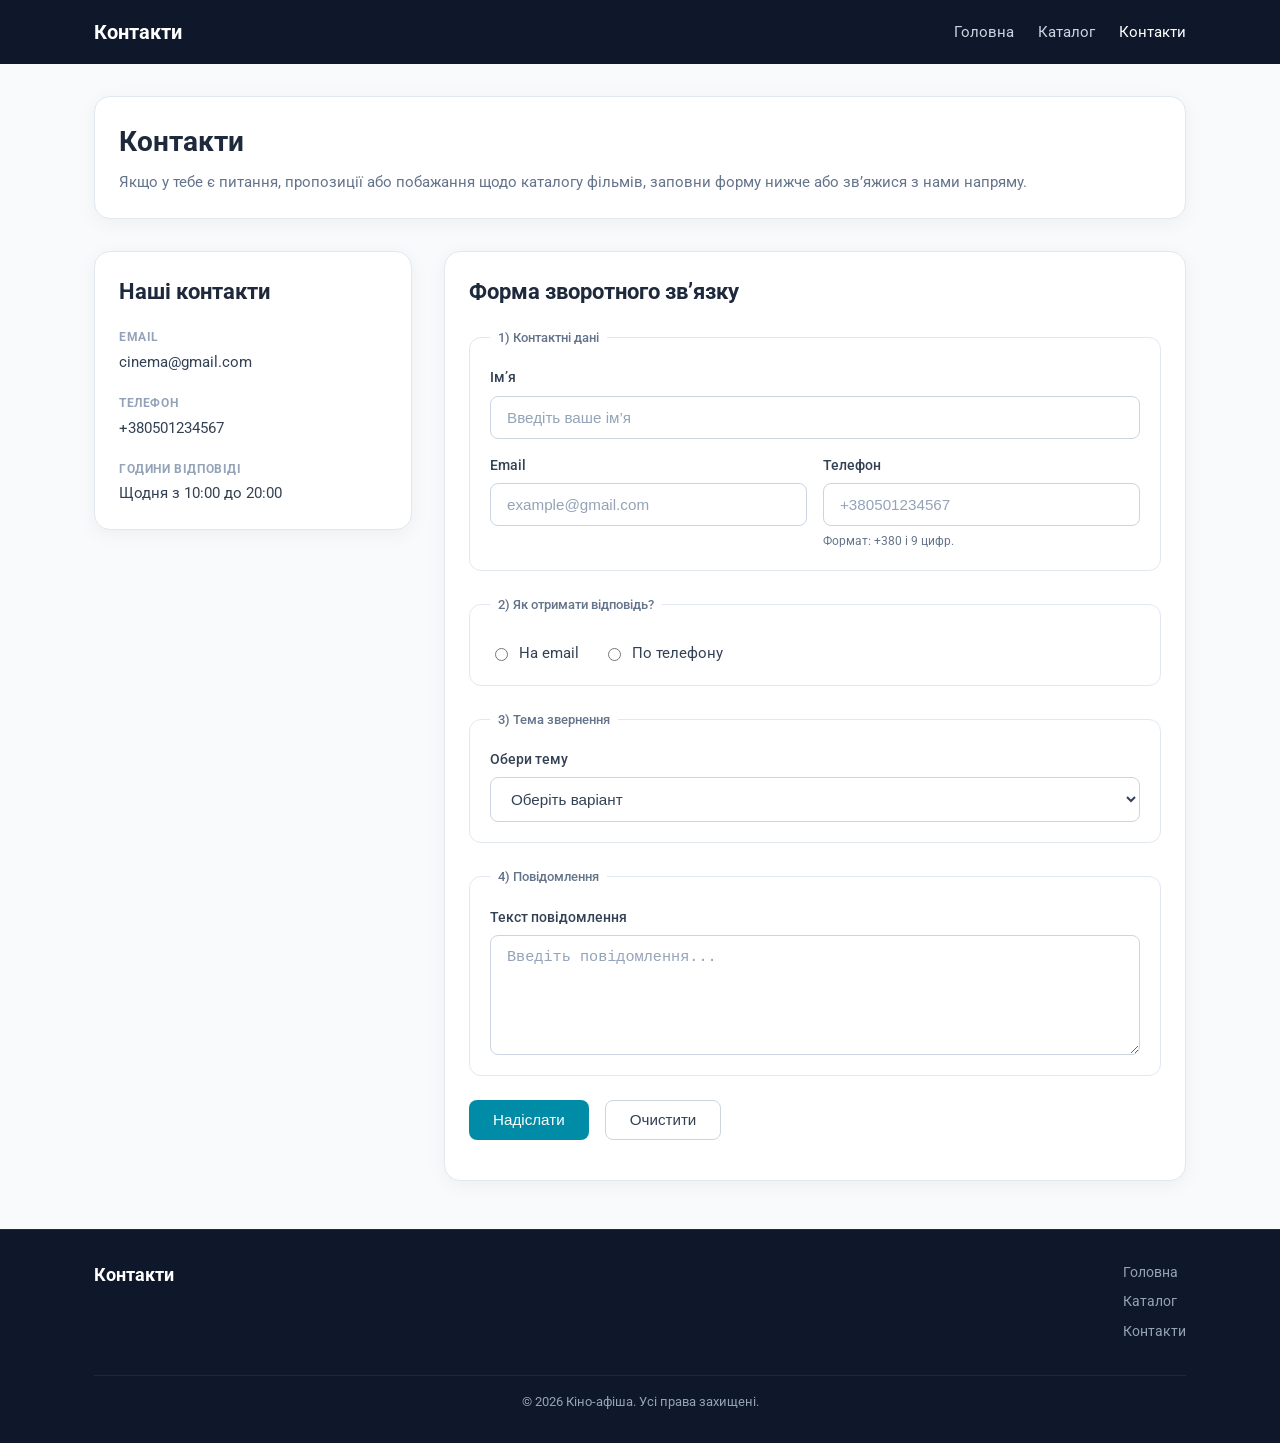
<file: contacts.html>
<!DOCTYPE html>
<html lang="uk">
<head>
  <meta charset="utf-8">
  <meta name="viewport" content="width=device-width, initial-scale=1">
  <meta name="description" content="Контакти кіно-афіші та форма зворотного зв'язку з валідацією.">

  <meta property="og:title" content="Кіно-афіша — Контакти">
  <meta property="og:description" content="Форма з fieldset/legend, radio/checkbox, select/optgroup, required/pattern.">
  <meta property="og:type" content="website">
  <meta property="og:image" content="assets/og-cover.jpg">
  <meta property="og:url" content="https://example.com/cinema-poster/contacts.html">

  <title>Кіно-афіша | Контакти</title>

  <link rel="preconnect" href="https://fonts.googleapis.com">
  <link rel="preconnect" href="https://fonts.gstatic.com" crossorigin>
  <link href="https://fonts.googleapis.com/css2?family=Roboto:wght@400;500;700;900&display=swap" rel="stylesheet">

  <link rel="stylesheet" href="css/styles3.css">
  <!-- <script src="js/script.js" defer></script> -->
  <script src="js/main.js"></script>
  <script src="js/contacts.js"></script>
</head>

<body>
  <header class="site-header">
    <div class="container header__inner">
      <a href="contacts.html" class="brand-logo">Контакти</a>
      <nav class="nav">
        <a href="index.html" class="nav__link">Головна</a>
        <a href="catalog.html" class="nav__link">Каталог</a>
        <a href="contacts.html" class="nav__link active">Контакти</a>
      </nav>
    </div>
  </header>

  <main>
    <div class="container">
      <section class="card hero-card">
        <h1>Контакти</h1>
        <p>Якщо у тебе є питання, пропозиції або побажання щодо каталогу фільмів, заповни форму нижче або зв’яжися з нами напряму.</p>
      </section>

      <div class="contacts-layout">
        
        <aside class="card info-sidebar">
          <h2>Наші контакти</h2>
          <div class="info-group">
            <div class="info-item">
              <span class="info-label">Email</span>
              <a href="mailto:cinema@gmail.com" class="info-value">cinema@gmail.com</a>
            </div>
            <div class="info-item">
              <span class="info-label">Телефон</span>
              <a href="tel:+380501234567" class="info-value">+380501234567</a>
            </div>
            <div class="info-item">
              <span class="info-label">Години відповіді</span>
              <p class="info-value text-muted">Щодня з 10:00 до 20:00</p>
            </div>
          </div>
        </aside>

        <section class="card form-main">
          <h2>Форма зворотного зв’язку</h2>

          <form id="contact-form" name="contactForm" action="#" method="post">
            
            <fieldset class="form-section">
              <legend>1) Контактні дані</legend>
              
              <div class="field-wrapper full-width">
                <label for="name">Ім’я</label>
                <input id="name" name="name" type="text" required minlength="2" placeholder="Введіть ваше ім’я">
              </div>

              <div class="form-row">
                <div class="field-wrapper">
                  <label for="email">Email</label>
                  <input id="email" name="email" type="email" required placeholder="example@gmail.com">
                </div>

                <div class="field-wrapper">
                  <label for="phone">Телефон</label>
                  <input id="phone" name="phone" type="tel" required pattern="^\+380\d{9}$" placeholder="+380501234567">
                  <span class="field-hint">Формат: +380 і 9 цифр.</span>
                </div>
              </div>
            </fieldset>

            <fieldset class="form-section">
              <legend>2) Як отримати відповідь?</legend>
              <div class="radio-group">
                <label class="radio-label">
                  <input id="replyEmail" name="replyMethod" type="radio" value="email" required>
                  <span>На email</span>
                </label>
                <label class="radio-label">
                  <input id="replyPhone" name="replyMethod" type="radio" value="phone">
                  <span>По телефону</span>
                </label>
              </div>
            </fieldset>

            <fieldset class="form-section">
              <legend>3) Тема звернення</legend>
              <div class="field-wrapper full-width">
                <label for="topic">Обери тему</label>
                <select id="topic" name="topic" required>
                  <option value="" selected disabled>Оберіть варіант</option>
                  <optgroup label="Каталог">
                    <option value="add-movie">Додати фільм</option>
                    <option value="edit-movie">Виправити опис або рейтинг</option>
                  </optgroup>
                  <optgroup label="Сповіщення">
                    <option value="subscribe">Підписка на оновлення</option>
                    <option value="unsubscribe">Відписка</option>
                  </optgroup>
                </select>
              </div>
            </fieldset>

            <fieldset class="form-section">
              <legend>4) Повідомлення</legend>
              <div class="field-wrapper full-width">
                <label for="message">Текст повідомлення</label>
                <textarea id="message" name="message" required minlength="10" placeholder="Введіть повідомлення..."></textarea>
              </div>
            </fieldset>

            <div class="form-actions">
              <button type="submit" class="btn btn-primary">Надіслати</button>
              <button type="reset" class="btn btn-secondary">Очистити</button>
            </div>

            <p id="form-status"></p>
          </form>
        </section>

      </div>
    </div>
  </main>

  <footer class="site-footer">
    <div class="container footer__inner">
      <span class="footer-logo">Контакти</span>
      <nav class="footer-nav">
        <a href="index.html">Головна</a>
        <a href="catalog.html">Каталог</a>
        <a href="contacts.html">Контакти</a>
      </nav>
      <div class="footer-copyright">
        © 2026 Кіно-афіша. Усі права захищені.
      </div>
    </div>
  </footer>
</body>
</html>
</file>
<file: css/styles3.css>
/* Базові глобальні налаштування */
*, *::before, *::after {
  box-sizing: border-box;
}

body {
  margin: 0;
  font-family: "Roboto", system-ui, -apple-system, sans-serif;
  color: #1e293b;
  background-color: #f8fafc; /* Ніжний світлий фон як на макеті */
  line-height: 1.5;
}

.container {
  max-width: 1140px;
  margin: 0 auto;
  padding: 0 1.5rem;
}

/* Шапка сайту */
.site-header {
  background-color: #0f172a;
  color: #ffffff;
}

.header__inner {
  display: flex;
  align-items: center;
  justify-content: space-between;
  height: 4rem;
}

.brand-logo {
  color: #ffffff;
  text-decoration: none;
  font-size: 1.25rem;
  font-weight: 700;
}

.nav {
  display: flex;
  gap: 1.5rem;
}

.nav__link {
  color: #cbd5e1;
  text-decoration: none;
  font-size: 0.95rem;
  transition: color 0.2s;
}

.nav__link:hover, .nav__link.active {
  color: #ffffff;
}

/* Компонент картки (Ефект тіней та закруглень з картинки) */
.card {
  background-color: #ffffff;
  border-radius: 1rem;
  box-shadow: 0 4px 20px rgba(0, 0, 0, 0.05); /* Легка м'яка тінь */
  padding: 1.5rem;
  border: 1px solid #e2e8f0;
}

/* Верхній блок тексту */
.hero-card {
  margin-top: 2rem;
  margin-bottom: 2rem;
}

.hero-card h1 {
  margin: 0 0 0.5rem 0;
  font-size: 1.75rem;
  font-weight: 700;
}

.hero-card p {
  margin: 0;
  color: #64748b;
  font-size: 0.95rem;
}

/* Двоколонкова структура за допомогою Flexbox або Grid */
.contacts-layout {
  display: grid;
  grid-template-columns: 1fr;
  gap: 2rem;
  align-items: start;
  margin-bottom: 3rem;
}

@media (min-width: 768px) {
  .contacts-layout {
    grid-template-columns: 3fr 7fr; /* Співвідношення колонок як на фото */
  }
}

/* Ліва панель: Контакти */
.info-sidebar h2, .form-main h2 {
  margin: 0 0 1.25rem 0;
  font-size: 1.35rem;
  font-weight: 700;
}

.info-group {
  display: flex;
  flex-direction: column;
  gap: 1.25rem;
}

.info-label {
  display: block;
  font-size: 0.75rem;
  font-weight: 700;
  text-transform: uppercase;
  color: #94a3b8;
  letter-spacing: 0.05em;
  margin-bottom: 0.25rem;
}

.info-value {
  color: #334155;
  text-decoration: none;
  font-size: 0.95rem;
  margin: 0;
}

a.info-value:hover {
  text-decoration: underline;
}

/* Стилізація Елементів Форми */
.form-section {
  border: 1px solid #e2e8f0;
  border-radius: 0.75rem;
  padding: 1.25rem;
  margin: 0 0 1.5rem 0;
}

.form-section legend {
  font-size: 0.8rem;
  font-weight: 500;
  color: #64748b;
  padding: 0 0.5rem;
}

.form-row {
  display: grid;
  grid-template-columns: 1fr;
  gap: 1rem;
  margin-top: 1rem;
}

@media (min-width: 576px) {
  .form-row {
    grid-template-columns: 1fr 1fr;
  }
}

.field-wrapper {
  position: relative;
  display: flex;
  flex-direction: column;
}

.field-wrapper label {
  font-size: 0.85rem;
  font-weight: 500;
  color: #334155;
  margin-bottom: 0.5rem;
}

.field-wrapper input,
.field-wrapper textarea,
.field-wrapper select {
  width: 100%;
  padding: 0.75rem 1rem;
  border: 1px solid #cbd5e1;
  border-radius: 0.5rem;
  font-size: 0.95rem;
  color: #334155;
  background-color: #ffffff;
  transition: all 0.2s ease;
}

.field-wrapper input::placeholder,
.field-wrapper textarea::placeholder {
  color: #94a3b8;
}

/* Фокус на елементі */
.field-wrapper input:focus,
.field-wrapper textarea:focus,
.field-wrapper select:focus {
  outline: none;
  border-color: #0284c7;
  box-shadow: 0 0 0 3px rgba(2, 132, 199, 0.1);
}

.field-hint {
  font-size: 0.75rem;
  color: #64748b;
  margin-top: 0.35rem;
}

/* Групи радіо-кнопок */
.radio-group {
  display: flex;
  gap: 1.5rem;
  margin-top: 0.5rem;
}

.radio-label {
  display: flex;
  align-items: center;
  gap: 0.5rem;
  font-size: 0.95rem;
  color: #334155;
  cursor: pointer;
}

.radio-label input {
  cursor: pointer;
}

textarea {
  resize: vertical;
  min-height: 120px;
}

/* =======================================
   ВАЛІДАЦІЯ ТА ЖИВИЙ ФІДБЕК (ЛР №5)
======================================= */

/* 1. ПОМИЛКА: Стає червоним, ТІЛЬКИ якщо користувач почав писати і допустив помилку */
.field-wrapper input:not(:placeholder-shown):invalid,
.field-wrapper textarea:not(:placeholder-shown):invalid {
  border-color: #ef4444;
  background-color: #fef2f2;
}

/* 2. УСПІХ: Стає зеленим, коли поле повністю валідне */
.field-wrapper input:not(:placeholder-shown):valid,
.field-wrapper textarea:not(:placeholder-shown):valid,
.field-wrapper select:valid {
  border-color: #22c55e;
  background-color: #f0fdf4;
}

/* Позиціонування іконок (галочки/хрестиків) */
.field-wrapper::after {
  position: absolute;
  right: 1rem;
  top: 2.45rem; /* Чітке вирівнювання по центру інпуту */
  font-size: 1.05rem;
  font-weight: bold;
  pointer-events: none;
  z-index: 5;
}

/* Відображення хрестика */
.field-wrapper:has(input:not(:placeholder-shown):invalid)::after,
.field-wrapper:has(textarea:not(:placeholder-shown):invalid)::after {
  content: "✖";
  color: #dc2626;
}

/* Відображення галочки */
.field-wrapper:has(input:not(:placeholder-shown):valid)::after,
.field-wrapper:has(textarea:not(:placeholder-shown):valid)::after,
.field-wrapper:has(select:valid)::after {
  content: "✔";
  color: #16a34a;
}

/* Кнопки форми (Кольори як на картинці) */
.form-actions {
  display: flex;
  gap: 1rem;
  margin-top: 1.5rem;
}

.btn {
  padding: 0.65rem 1.5rem;
  font-size: 0.95rem;
  font-weight: 500;
  border-radius: 0.5rem;
  cursor: pointer;
  transition: background-color 0.2s;
}

.btn-primary {
  background-color: #008ca6; /* Специфічний колір морської хвилі з скріншоту */
  color: #ffffff;
  border: none;
}

.btn-primary:hover {
  background-color: #00768c;
}

.btn-secondary {
  background-color: #ffffff;
  color: #334155;
  border: 1px solid #cbd5e1;
}

.btn-secondary:hover {
  background-color: #f8fafc;
}

/* Підвал сайту */
.site-footer {
  background-color: #0f172a;
  color: #94a3b8;
  padding: 2rem 0;
  font-size: 0.9rem;
  border-top: 1px solid #1e293b;
}

.footer__inner {
  display: grid;
  grid-template-columns: 1fr;
  gap: 1.5rem;
}

@media (min-width: 768px) {
  .footer__inner {
    grid-template-columns: 1fr auto;
  }
}

.footer-logo {
  color: #ffffff;
  font-weight: 700;
  font-size: 1.1rem;
}

.footer-nav {
  display: flex;
  flex-direction: column;
  gap: 0.5rem;
}

.footer-nav a {
  color: #94a3b8;
  text-decoration: none;
}

.footer-nav a:hover {
  color: #ffffff;
}

.footer-copyright {
  grid-column: 1 / -1;
  text-align: center;
  border-top: 1px solid #1e293b;
  padding-top: 1rem;
  margin-top: 0.5rem;
  font-size: 0.8rem;
}
</file>
